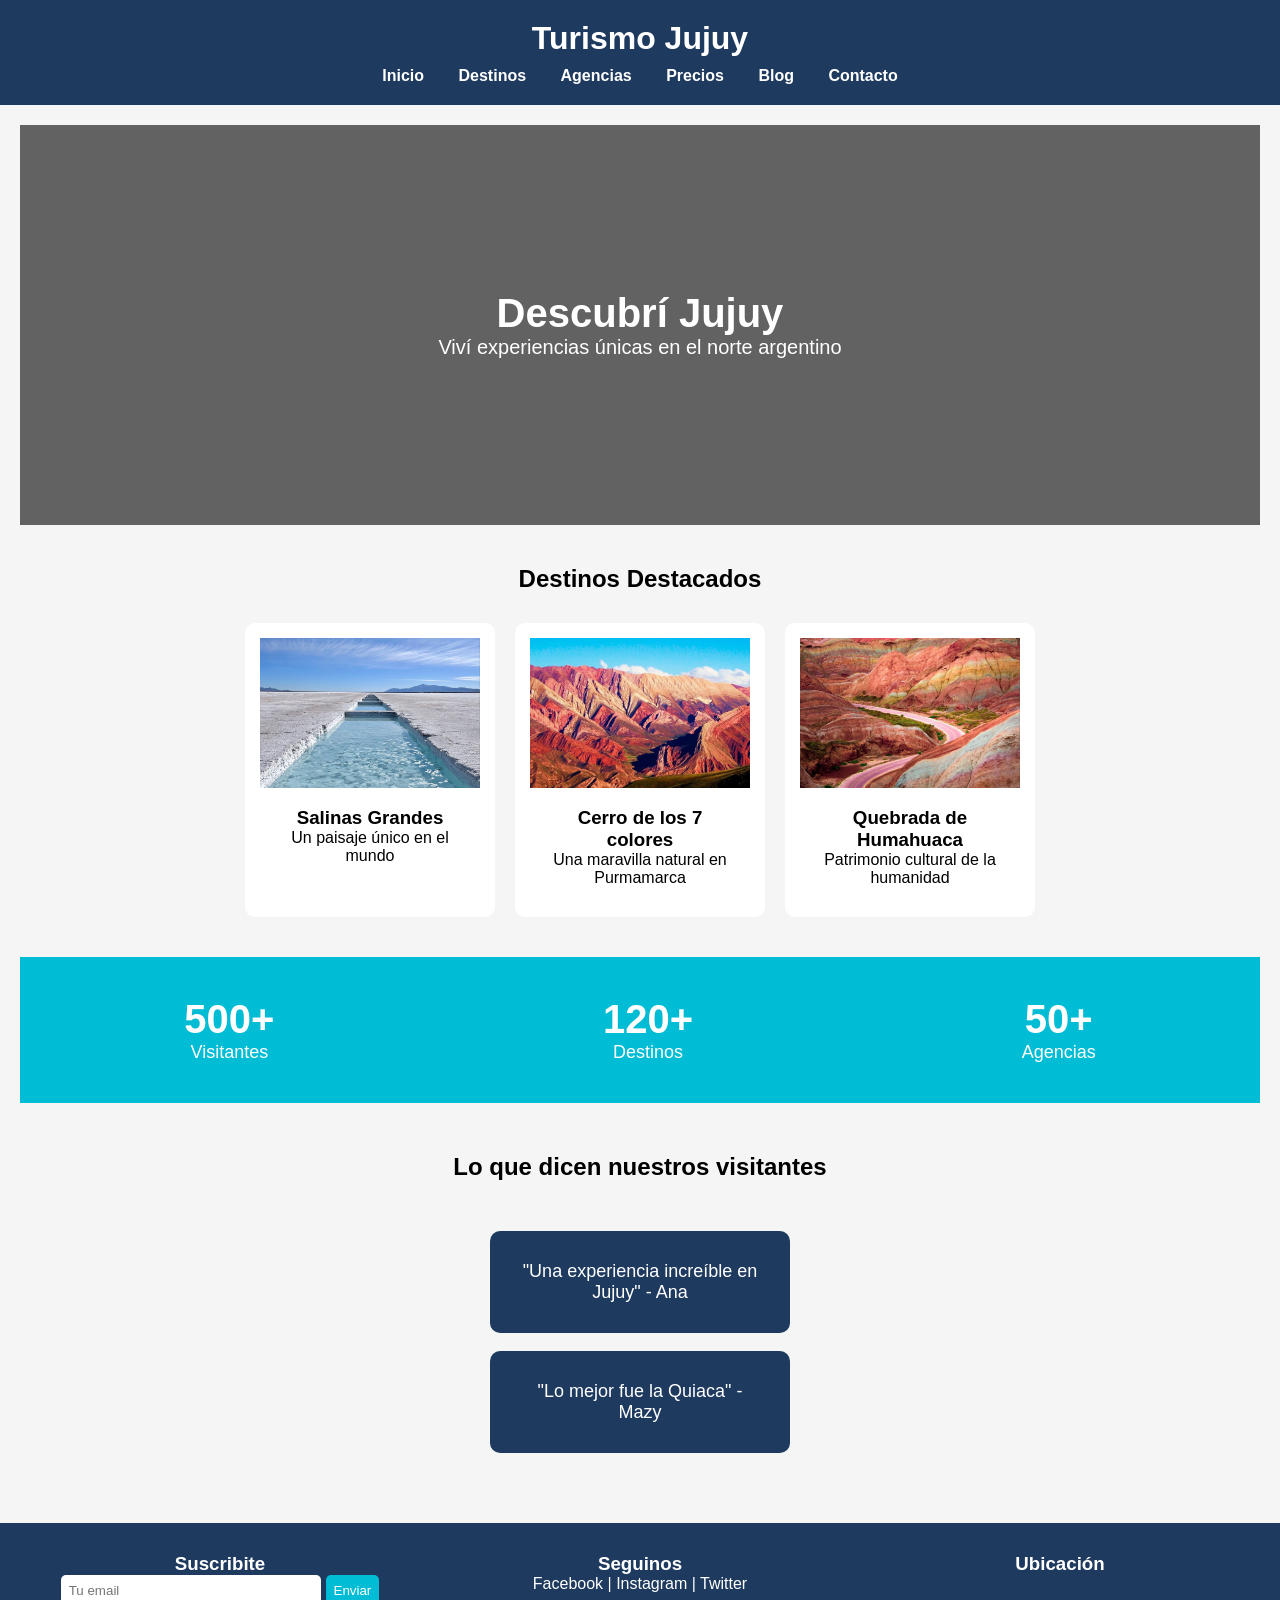
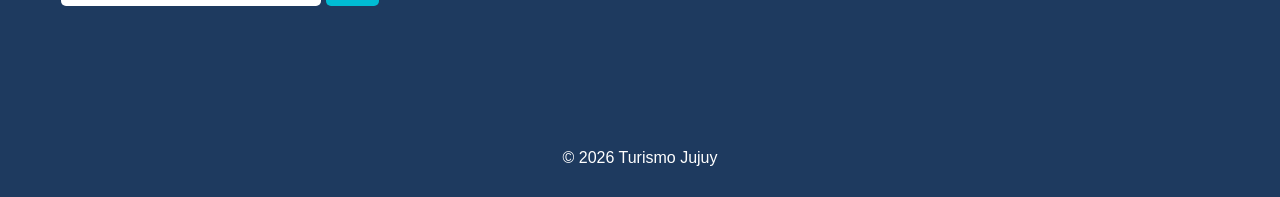
<file: index.html>
<!DOCTYPE html>
<html lang="es">
<head>
    <meta charset="UTF-8">
    <meta name="viewport" content="width=device-width, initial-scale=1.0">
    <title>Turismo Jujuy</title>

    <!-- CSS -->
    <link rel="stylesheet" href="css/styles.css">
</head>
<body>

    <!-- HEADER -->
    <header>
        <h1>Turismo Jujuy</h1>

        <!-- NAV -->
        <nav>
            <ul>
                <li><a href="index.html">Inicio</a></li>
                <li><a href="destinos.html">Destinos</a></li>
                <li><a href="agencias.html">Agencias</a></li>
                <li><a href="precios.html">Precios</a></li>
                <li><a href="blog.html">Blog</a></li>
                <li><a href="contacto.html">Contacto</a></li>
            </ul>
        </nav>
    </header>

    <!-- MAIN -->
    <main>

        <!-- HERO -->
        <section class="hero">

            <!-- VIDEO -->
            <video autoplay muted loop class="video-fondo">
                <source src="assets/videos/jujuy.mp4" type="video/mp4">
            </video>
            <!-- TEXTO ENCIMA -->
            <div class="overlay">
                <h2>Descubrí Jujuy</h2>
                <p>Viví experiencias únicas en el norte argentino</p>
            </div>

        </section>

        <!-- DESTINOS DESTACADOS -->
        <section class="destinos">
            <h2>Destinos Destacados</h2>

            <div class="cards">

                <article class="card">
                    <img src="img/destinos/salinas.jpg" alt="Salinas Grandes">
                    <div class="card-content">
                        <h3>Salinas Grandes</h3>
                        <p>Un paisaje único en el mundo</p>
                    </div>
                </article>

                <article class="card">
                    <img src="img/destinos/cerro.jpg" alt="Cerro de los 7 colores">
                    <div class="card-content">
                        <h3>Cerro de los 7 colores</h3>
                        <p>Una maravilla natural en Purmamarca</p>
                    </div>
                </article>

                <article class="card">
                    <img src="img/destinos/quebrada.jpg" alt="Quebrada de Humahuaca">
                    <div class="card-content">
                        <h3>Quebrada de Humahuaca</h3>
                        <p>Patrimonio cultural de la humanidad</p>
                    </div>
                </article>

            </div>
        </section>
        <section class="contador">
            <div class="contador-item">
                <h2 class="numero">500+</h2>
                <p>Visitantes</p>
            </div>

            <div class="contador-item">
                <h2 class="numero">120+</h2>
                <p>Destinos</p>
            </div>

            <div class="contador-item">
                <h2 class="numero">50+</h2>
                <p>Agencias</p>
            </div>
        </section>
        <section class="testimonios">
            <h2>Lo que dicen nuestros visitantes</h2>

            <div class="carrusel">

                <div class="slides">
                    <div class="slide">"Una experiencia increíble en Jujuy" - Ana</div>
                    <div class="slide">"Los paisajes son únicos" - Carlos</div>
                    <div class="slide">"Volvería mil veces" - María</div>
                   
                </div> <br>
            <div class="slides">
                <div class="slide">"Lo mejor fue la Quiaca" - Mazy</div>
                <div class="slide">"Soprendente cultura" - Carla</div>
                <div class="slide">"Volvería para mudarme" - Marta</div>
            </div>

            </div>
        </section>

    </main>

    <!-- FOOTER -->
    <footer class="footer">

        <div class="footer-contenido">

            <!-- NEWSLETTER -->
            <div class="newsletter">
                <h3>Suscribite</h3>
                <form>
                    <input type="email" placeholder="Tu email" required>
                    <button type="submit">Enviar</button>
                </form>
            </div>

            <!-- REDES -->
            <div class="redes">
                <h3>Seguinos</h3>
                <p>Facebook | Instagram | Twitter</p>
            </div>

            <!-- MAPA -->
            <div class="mapa">
                <h3>Ubicación</h3>
                <iframe src="https://www.google.com/maps?q=Jujuy&output=embed"></iframe>
            </div>

        </div>

        <p class="copy">© 2026 Turismo Jujuy</p>

    </footer>

</body>
</html>
</file>
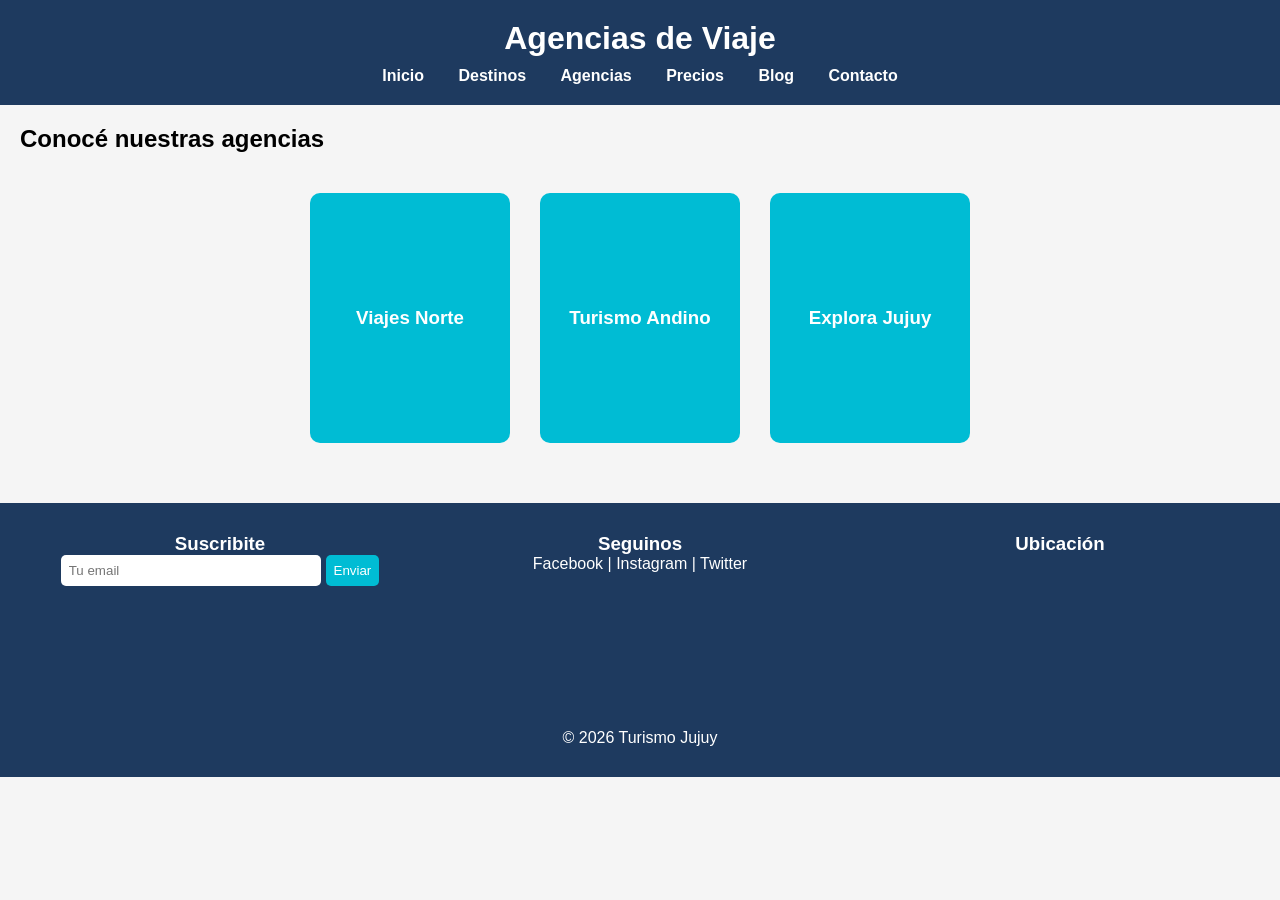
<file: agencias.html>
<!DOCTYPE html>
<html lang="es">
<head>
    <meta charset="UTF-8">
    <title>Agencias</title>
    <link rel="stylesheet" href="css/styles.css">
</head>
<body>

<header>
    <h1>Agencias de Viaje</h1>
    <nav>
        <ul>
            <li><a href="index.html">Inicio</a></li>
            <li><a href="destinos.html">Destinos</a></li>
            <li><a href="agencias.html">Agencias</a></li>
            <li><a href="precios.html">Precios</a></li>
            <li><a href="blog.html">Blog</a></li>
            <li><a href="contacto.html">Contacto</a></li>
        </ul>
    </nav>
</header>

<main>

    <h2>Conocé nuestras agencias</h2>

    <div class="agencias">

        <!-- CARD 1 -->
        <div class="card-agencia">
            <div class="card-inner">

                <!-- FRENTE -->
                <div class="card-front">
                    <h3>Viajes Norte</h3>
                </div>

                <!-- ATRÁS -->
                <div class="card-back">
                    <p>Especialistas en turismo regional</p>

                    <!-- ESTRELLAS -->
                    <div class="estrellas">
                        ★★★★★
                    </div>
                </div>

            </div>
        </div>

        <!-- CARD 2 -->
        <div class="card-agencia">
            <div class="card-inner">
                <div class="card-front">
                    <h3>Turismo Andino</h3>
                </div>
                <div class="card-back">
                    <p>Experiencias únicas en altura</p>
                    <div class="estrellas">★★★★☆</div>
                </div>
            </div>
        </div>

        <!-- CARD 3 -->
        <div class="card-agencia">
            <div class="card-inner">
                <div class="card-front">
                    <h3>Explora Jujuy</h3>
                </div>
                <div class="card-back">
                    <p>Aventura y naturaleza</p>
                    <div class="estrellas">★★★★★</div>
                </div>
            </div>
        </div>

    </div>

</main>

    <footer class="footer">

        <div class="footer-contenido">

            <!-- NEWSLETTER -->
            <div class="newsletter">
                <h3>Suscribite</h3>
                <form>
                    <input type="email" placeholder="Tu email" required>
                    <button type="submit">Enviar</button>
                </form>
            </div>

            <!-- REDES -->
            <div class="redes">
                <h3>Seguinos</h3>
                <p>Facebook | Instagram | Twitter</p>
            </div>

            <!-- MAPA -->
            <div class="mapa">
                <h3>Ubicación</h3>
                <iframe src="https://www.google.com/maps?q=Jujuy&output=embed"></iframe>
            </div>

        </div>

        <p class="copy">© 2026 Turismo Jujuy</p>

    </footer>

</body>
</html>
</file>
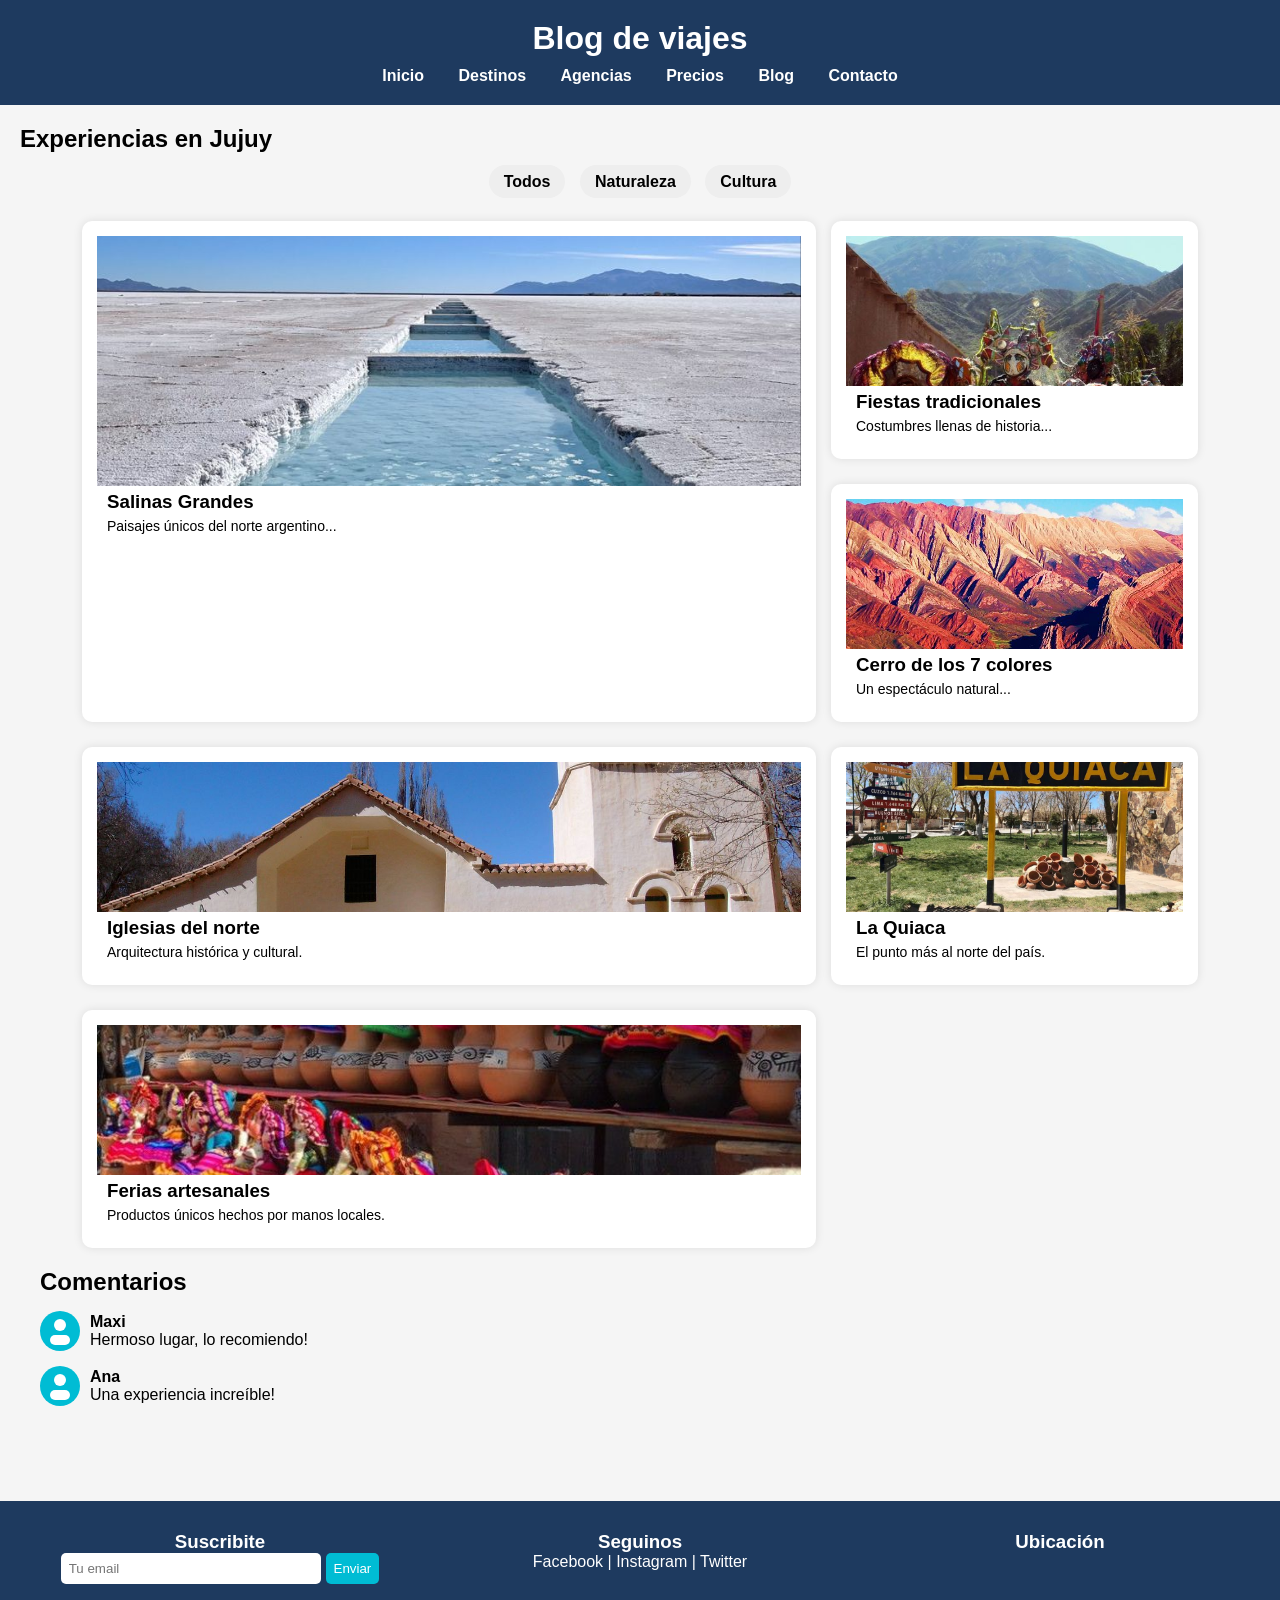
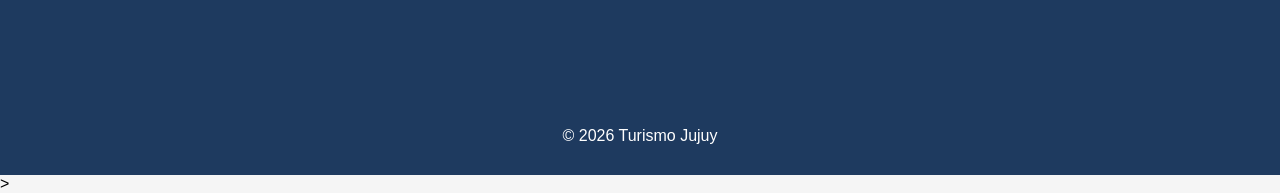
<file: blog.html>
<!DOCTYPE html>
<html lang="es">
<head>
    <meta charset="UTF-8">
    <title>Blog</title>
    <link rel="stylesheet" href="css/styles.css">
</head>
<body>

    <header>
        <h1>Blog de viajes</h1>

        <!-- NAV -->
        <nav>
            <ul>
                <li><a href="index.html">Inicio</a></li>
                <li><a href="destinos.html">Destinos</a></li>
                <li><a href="agencias.html">Agencias</a></li>
                <li><a href="precios.html">Precios</a></li>
                <li><a href="blog.html">Blog</a></li>
                <li><a href="contacto.html">Contacto</a></li>
            </ul>
        </nav>
    </header>
<main>

<h2>Experiencias en Jujuy</h2>

<div class="contenedor-blog">

    <!-- FILTROS -->
    <input type="radio" name="filtro" id="todos" checked>
    <input type="radio" name="filtro" id="naturaleza">
    <input type="radio" name="filtro" id="cultura">

    <!-- TAGS -->
    <div class="tags">
        <label for="todos">Todos</label>
        <label for="naturaleza">Naturaleza</label>
        <label for="cultura">Cultura</label>
    </div>

    <!-- GRID NEWSPAPER -->
    <div class="grid-blog">

        <!-- DESTACADO (CLAVE 🔥) -->
        <article class="post grande naturaleza reveal">
            <img src="img/destinos/salinas.jpg" alt="">
            <h3>Salinas Grandes</h3>
            <p>Paisajes únicos del norte argentino...</p>
        </article>

        <article class="post cultura reveal">
            <img src="img/destinos/fiesta.jpg" alt="">
            <h3>Fiestas tradicionales</h3>
            <p>Costumbres llenas de historia...</p>
        </article>

        <article class="post naturaleza reveal">
            <img src="img/destinos/cerro.jpg" alt="">
            <h3>Cerro de los 7 colores</h3>
            <p>Un espectáculo natural...</p>
        </article>

        <article class="post cultura reveal">
            <img src="img/destinos/iglesia2.jpg" alt="">
            <h3>Iglesias del norte</h3>
            <p>Arquitectura histórica y cultural.</p>
        </article>

        <article class="post naturaleza reveal">
            <img src="img/destinos/laquiaca.jpg" alt="">
            <h3>La Quiaca</h3>
            <p>El punto más al norte del país.</p>
        </article>

        <article class="post cultura reveal">
            <img src="img/destinos/feria.jpg" alt="">
            <h3>Ferias artesanales</h3>
            <p>Productos únicos hechos por manos locales.</p>
        </article>

    </div>

</div>

<!-- COMENTARIOS MEJORADOS -->
<section class="comentarios">

    <h2>Comentarios</h2>

    <div class="comentario">
        <div class="avatar"></div>
        <div class="contenido">
            <strong>Maxi</strong>
            <p>Hermoso lugar, lo recomiendo!</p>
        </div>
    </div>

    <div class="comentario">
        <div class="avatar"></div>
        <div class="contenido">
            <strong>Ana</strong>
            <p>Una experiencia increíble!</p>
        </div>
    </div>

</section>

</main>

    <footer class="footer">

        <div class="footer-contenido">

            <!-- NEWSLETTER -->
            <div class="newsletter">
                <h3>Suscribite</h3>
                <form>
                    <input type="email" placeholder="Tu email" required>
                    <button type="submit">Enviar</button>
                </form>
            </div>

            <!-- REDES -->
            <div class="redes">
                <h3>Seguinos</h3>
                <p>Facebook | Instagram | Twitter</p>
            </div>

            <!-- MAPA -->
            <div class="mapa">
                <h3>Ubicación</h3>
                <iframe src="https://www.google.com/maps?q=Jujuy&output=embed"></iframe>
            </div>

        </div>

        <p class="copy">© 2026 Turismo Jujuy</p>

    </footer>
>

<script src="js/blog.js"></script>

</body>
</html>
</file>
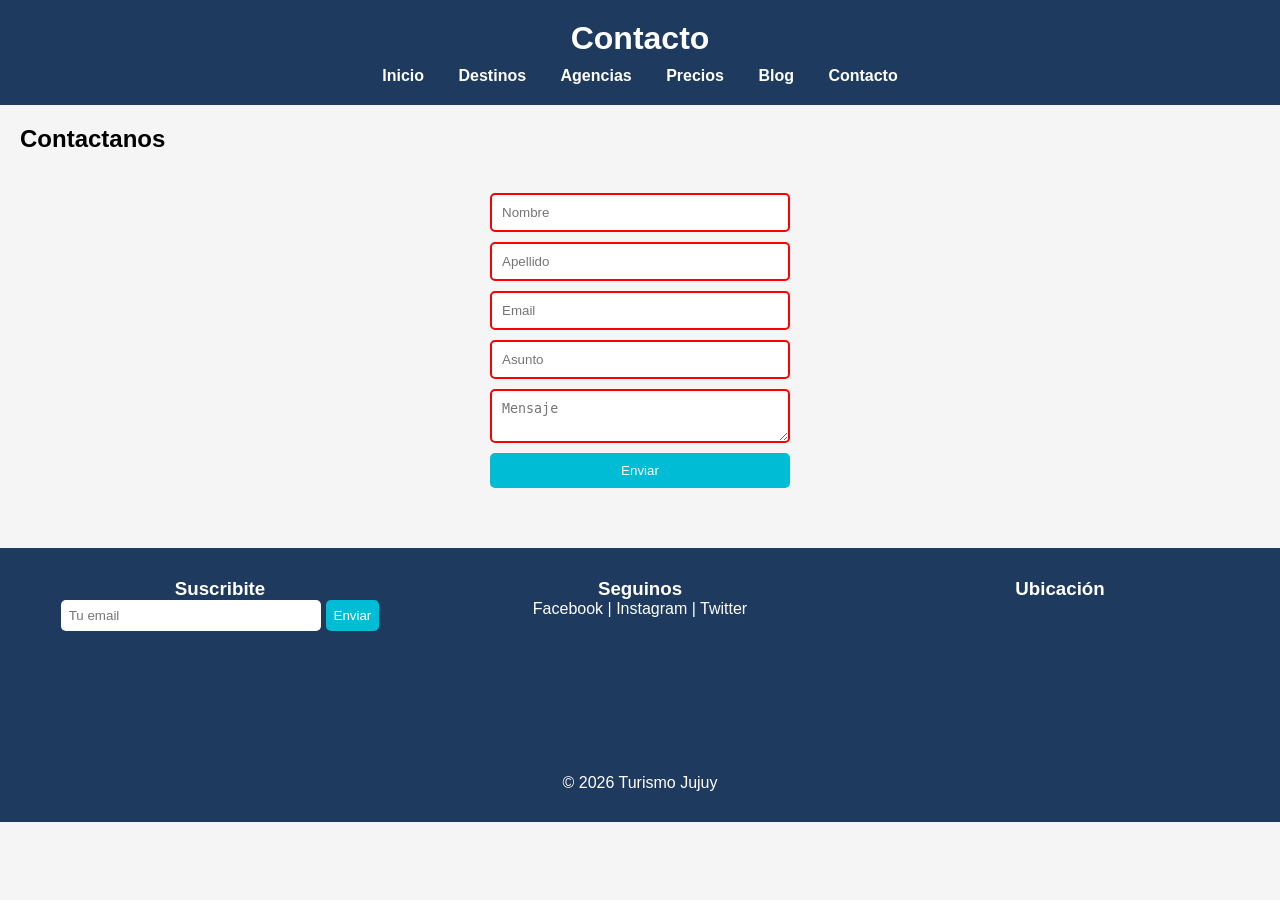
<file: contacto.html>
<!DOCTYPE html>
<html lang="es">
<head>
    <meta charset="UTF-8">
    <title>Contacto</title>
    <link rel="stylesheet" href="css/styles.css">
</head>
<body>

<header>
    <h1>Contacto</h1>
    <nav>
        <ul>
            <li><a href="index.html">Inicio</a></li>
            <li><a href="destinos.html">Destinos</a></li>
            <li><a href="agencias.html">Agencias</a></li>
            <li><a href="precios.html">Precios</a></li>
            <li><a href="blog.html">Blog</a></li>
            <li><a href="contacto.html">Contacto</a></li>
        </ul>
    </nav>
</header>

<main>

    <h2>Contactanos</h2>

    <form class="formulario">

        <input type="text" placeholder="Nombre" required>
        <input type="text" placeholder="Apellido" required>
        <input type="email" placeholder="Email" required>
        <input type="text" placeholder="Asunto" required>

        <textarea placeholder="Mensaje" required></textarea>

        <button type="submit">Enviar</button>

        <!-- SPINNER -->
        <div class="spinner"></div>

    </form>

</main>

<!-- MODAL -->
<div id="modal" class="modal">
    <div class="modal-contenido">
        <p>¡Mensaje enviado correctamente!</p>
        <button onclick="cerrarModal()">Cerrar</button>
    </div>
</div>
    <footer class="footer">

        <div class="footer-contenido">

            <!-- NEWSLETTER -->
            <div class="newsletter">
                <h3>Suscribite</h3>
                <form>
                    <input type="email" placeholder="Tu email" required>
                    <button type="submit">Enviar</button>
                </form>
            </div>

            <!-- REDES -->
            <div class="redes">
                <h3>Seguinos</h3>
                <p>Facebook | Instagram | Twitter</p>
            </div>

            <!-- MAPA -->
            <div class="mapa">
                <h3>Ubicación</h3>
                <iframe src="https://www.google.com/maps?q=Jujuy&output=embed"></iframe>
            </div>

        </div>

        <p class="copy">© 2026 Turismo Jujuy</p>

    </footer>
<!-- JS -->
<script src="js/contacto.js"></script>

</body>
</html>
</file>
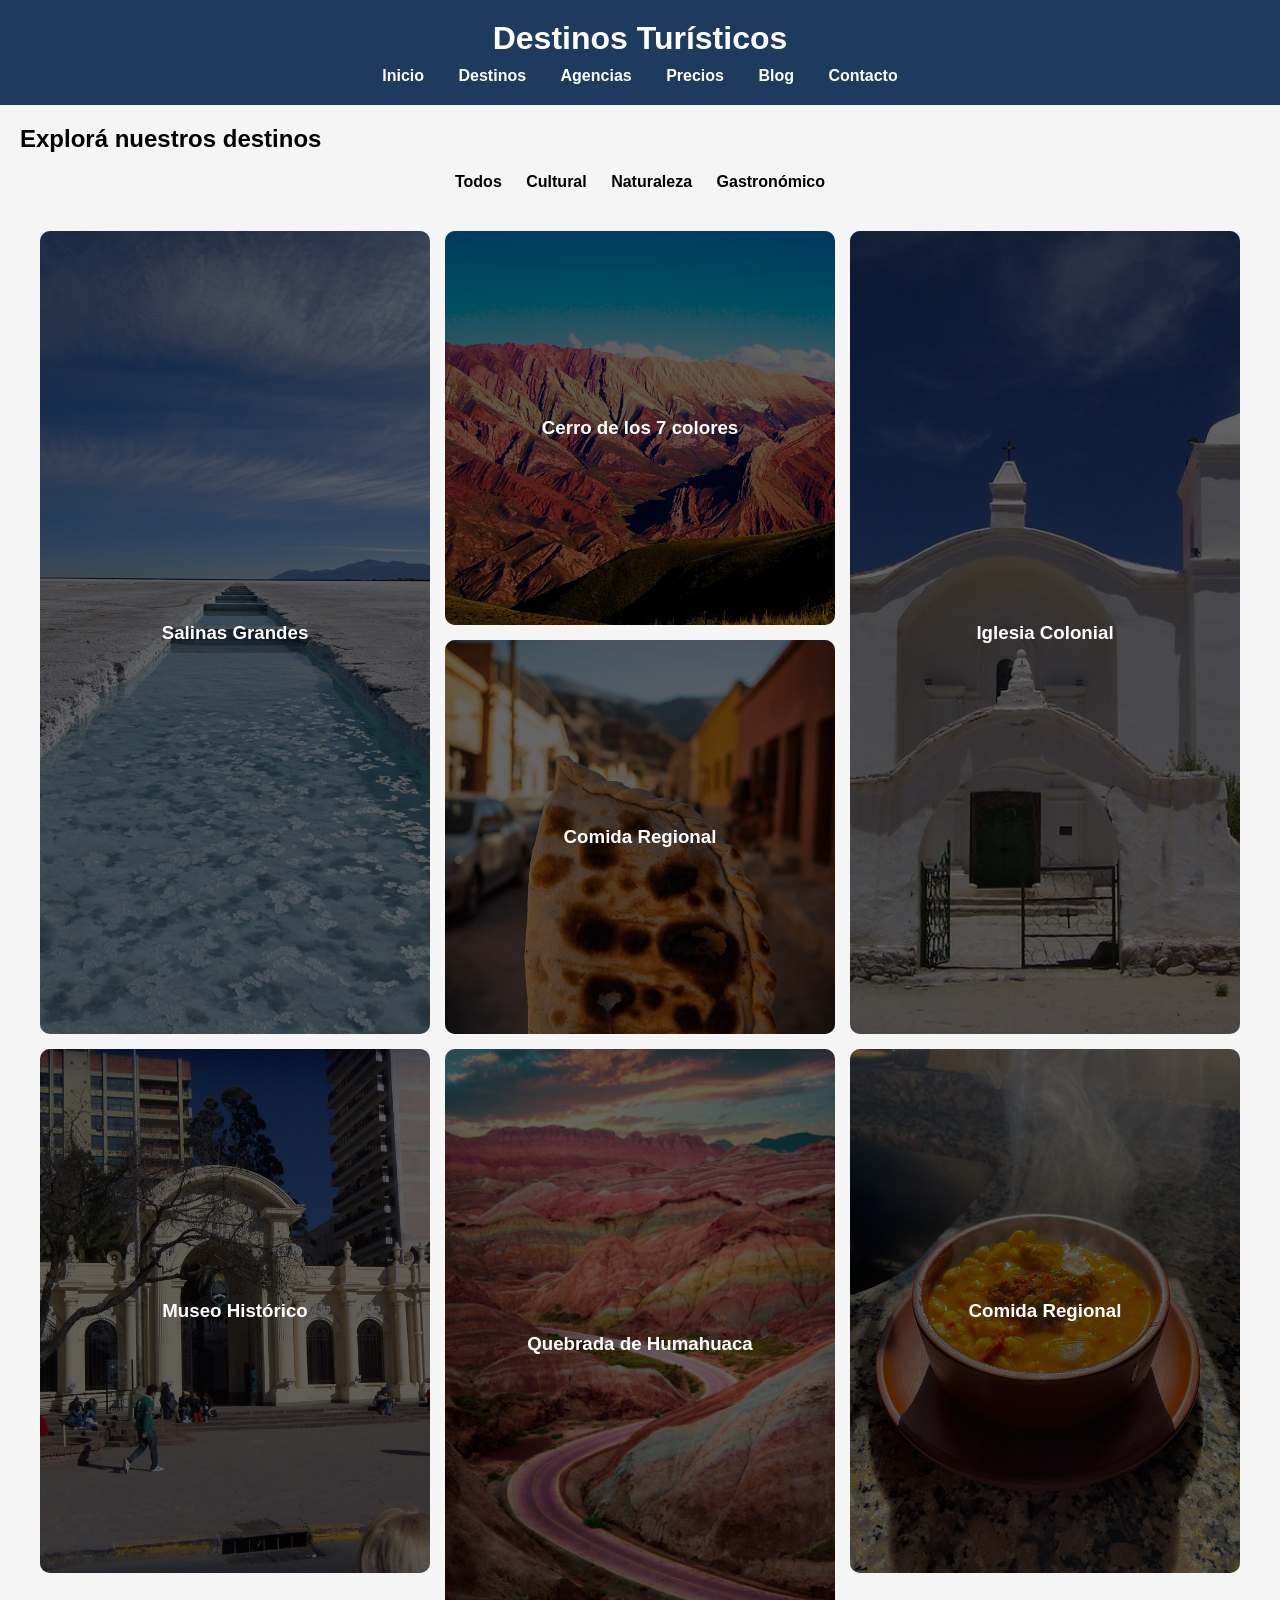
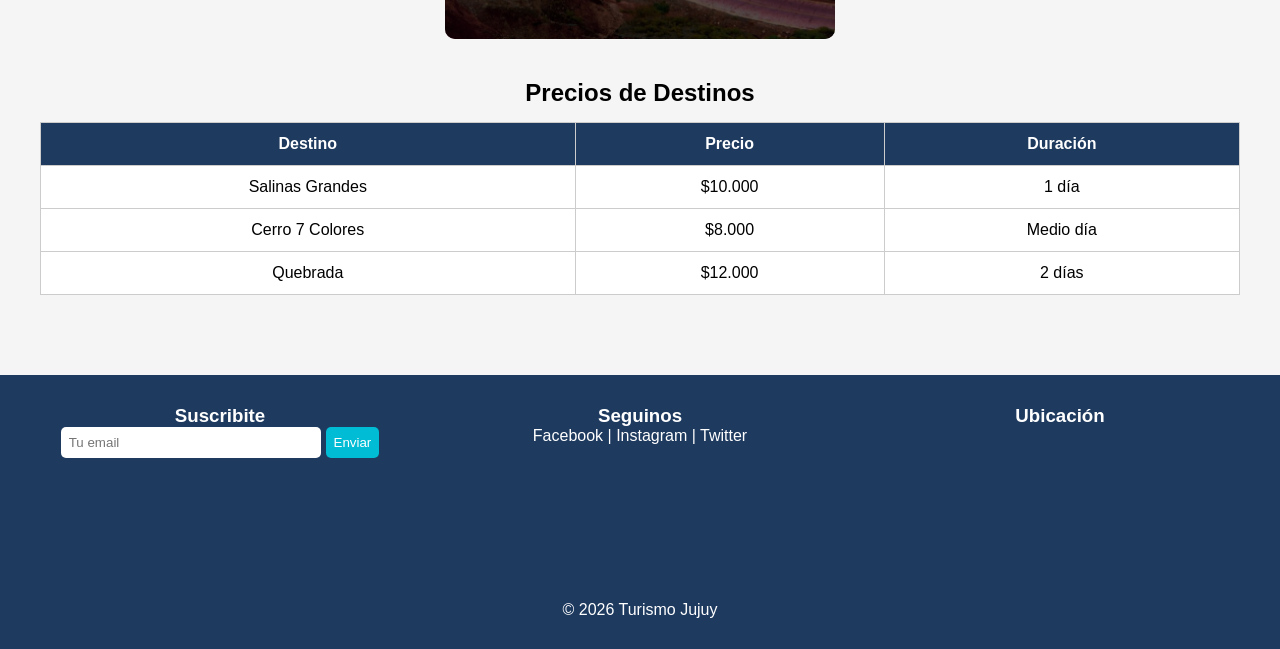
<file: destinos.html>
<!DOCTYPE html>
<html lang="es">
<head>
    <meta charset="UTF-8">
    <title>Destinos</title>
    <link rel="stylesheet" href="css/styles.css">
</head>
<body>

    <header>
        <h1>Destinos Turísticos</h1>
        <nav>
            <ul>
                <li><a href="index.html">Inicio</a></li>
                <li><a href="destinos.html">Destinos</a></li>
                <li><a href="agencias.html">Agencias</a></li>
                <li><a href="precios.html">Precios</a></li>
                <li><a href="blog.html">Blog</a></li>
                <li><a href="contacto.html">Contacto</a></li>
            </ul>
        </nav>
    </header>

    <main>

        <h2>Explorá nuestros destinos</h2>

        <div class="contenedor-filtros">

            <!-- INPUTS -->
            <input type="radio" name="categoria" id="todos" checked>
            <input type="radio" name="categoria" id="cultural">
            <input type="radio" name="categoria" id="naturaleza">
            <input type="radio" name="categoria" id="gastronomico">

            <!-- FILTROS -->
            <div class="filtros">
                <label for="todos">Todos</label>
                <label for="cultural">Cultural</label>
                <label for="naturaleza">Naturaleza</label>
                <label for="gastronomico">Gastronómico</label>
            </div>

            <!-- GALERIA -->
            <div class="galeria">

                <div class="item naturaleza">
                    <img src="img/destinos/salinas.jpg">
                    <div class="overlay">
                        <h3>Salinas Grandes</h3>
                    </div>
                </div>

                <div class="item naturaleza">
                    <img src="img/destinos/cerro.jpg">
                    <div class="overlay">
                        <h3>Cerro de los 7 colores</h3>
                    </div>
                </div>

                <div class="item cultural">
                    <img src="img/destinos/iglesia.jpg">
                    <div class="overlay">
                        <h3>Iglesia Colonial</h3>
                    </div>
                </div>

                <div class="item gastronomico">
                    <img src="img/destinos/comida.jpg">
                    <div class="overlay">
                        <h3>Comida Regional</h3>
                    </div>
                </div>

                <div class="item cultural">
                    <img src="img/destinos/museo.jpg">
                    <div class="overlay">
                        <h3>Museo Histórico</h3>
                    </div>
                </div>

                <div class="item naturaleza">
                    <img src="img/destinos/quebrada.jpg">
                    <div class="overlay">
                        <h3>Quebrada de Humahuaca</h3>
                    </div>
                </div>
                            <div class="item gastronomico">
                    <img src="img/destinos/comida2.jpg">
                    <div class="overlay">
                        <h3>Comida Regional</h3>
                    </div>
                </div>

            </div>

        </div>

        <!-- TABLA -->
        <section class="tabla-precios">
            <h2>Precios de Destinos</h2>

            <div class="tabla-contenedor">
                <table>
                    <thead>
                        <tr>
                            <th>Destino</th>
                            <th>Precio</th>
                            <th>Duración</th>
                        </tr>
                    </thead>
                    <tbody>
                        <tr>
                            <td>Salinas Grandes</td>
                            <td>$10.000</td>
                            <td>1 día</td>
                        </tr>
                        <tr>
                            <td>Cerro 7 Colores</td>
                            <td>$8.000</td>
                            <td>Medio día</td>
                        </tr>
                        <tr>
                            <td>Quebrada</td>
                            <td>$12.000</td>
                            <td>2 días</td>
                        </tr>
                    </tbody>
                </table>
            </div>
        </section>

    </main>

    <!-- FOOTER -->
    <footer class="footer">

        <div class="footer-contenido">

            <!-- NEWSLETTER -->
            <div class="newsletter">
                <h3>Suscribite</h3>
                <form>
                    <input type="email" placeholder="Tu email" required>
                    <button type="submit">Enviar</button>
                </form>
            </div>

            <!-- REDES -->
            <div class="redes">
                <h3>Seguinos</h3>
                <p>Facebook | Instagram | Twitter</p>
            </div>

            <!-- MAPA -->
            <div class="mapa">
                <h3>Ubicación</h3>
                <iframe src="https://www.google.com/maps?q=Jujuy&output=embed"></iframe>
            </div>

        </div>

        <p class="copy">© 2026 Turismo Jujuy</p>

    </footer>

</body>
</html>
</file>
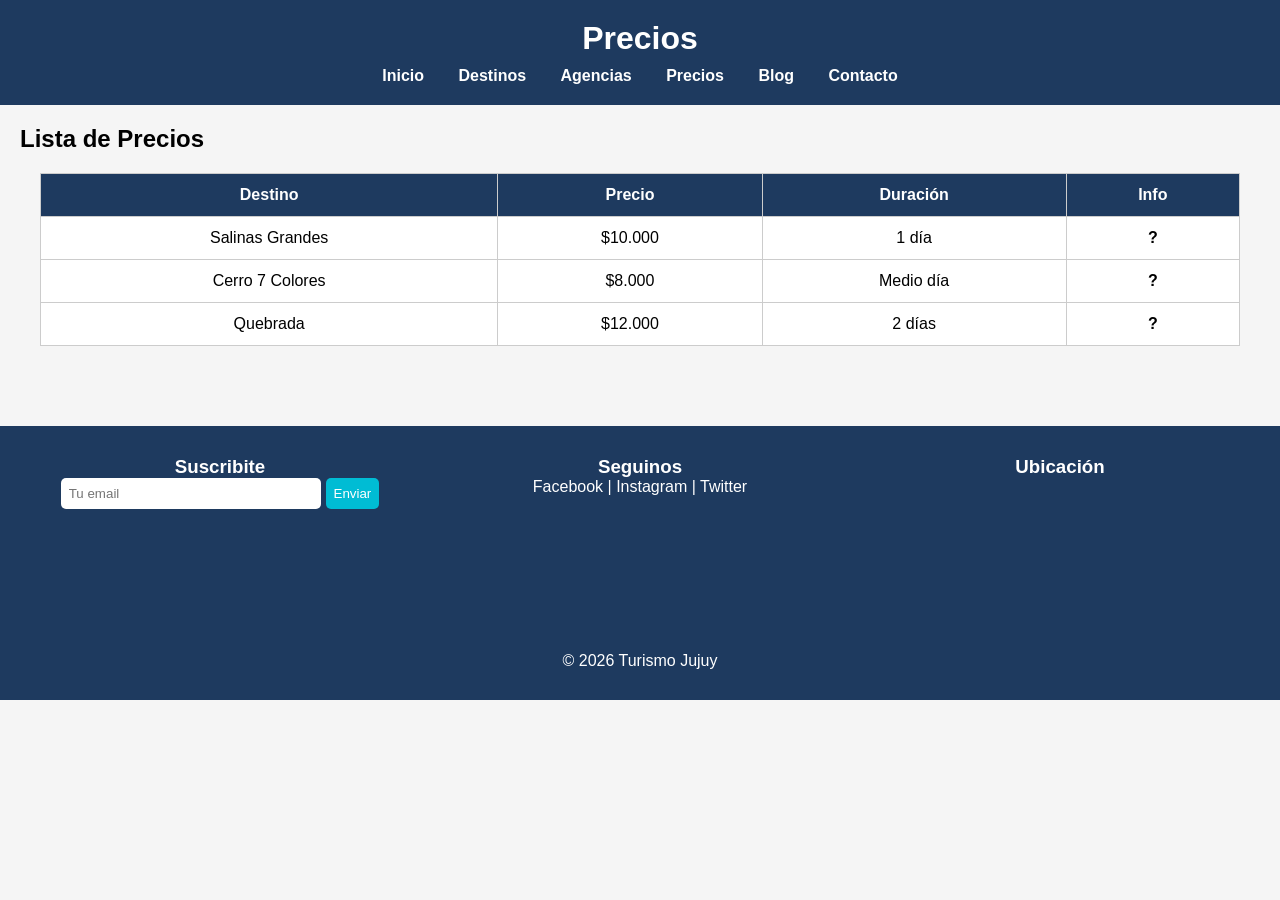
<file: precios.html>
<!DOCTYPE html>
<html lang="es">
<head>
    <meta charset="UTF-8">
    <title>Precios</title>
    <link rel="stylesheet" href="css/styles.css">
</head>
<body>

<header>
    <h1>Precios</h1>
    <nav>
        <ul>
            <li><a href="index.html">Inicio</a></li>
            <li><a href="destinos.html">Destinos</a></li>
            <li><a href="agencias.html">Agencias</a></li>
            <li><a href="precios.html">Precios</a></li>
            <li><a href="blog.html">Blog</a></li>
            <li><a href="contacto.html">Contacto</a></li>
        </ul>
    </nav>
</header>

<main>

    <h2>Lista de Precios</h2>

    <section class="tabla-precios">

        <table>
            <thead>
                <tr>
                    <th>Destino</th>
                    <th>Precio</th>
                    <th>Duración</th>
                    <th>Info</th>
                </tr>
            </thead>

            <tbody>
                <tr>
                    <td>Salinas Grandes</td>
                    <td>$10.000</td>
                    <td>1 día</td>
                    <td class="tooltip">?
                        <span class="tooltip-text">Incluye transporte</span>
                    </td>
                </tr>

                <tr>
                    <td>Cerro 7 Colores</td>
                    <td>$8.000</td>
                    <td>Medio día</td>
                    <td class="tooltip">?
                        <span class="tooltip-text">Guía incluido</span>
                    </td>
                </tr>

                <tr>
                    <td>Quebrada</td>
                    <td>$12.000</td>
                    <td>2 días</td>
                    <td class="tooltip">?
                        <span class="tooltip-text">Hotel + comidas</span>
                    </td>
                </tr>

            </tbody>
        </table>

    </section>

</main>

    <footer class="footer">

        <div class="footer-contenido">

            <!-- NEWSLETTER -->
            <div class="newsletter">
                <h3>Suscribite</h3>
                <form>
                    <input type="email" placeholder="Tu email" required>
                    <button type="submit">Enviar</button>
                </form>
            </div>

            <!-- REDES -->
            <div class="redes">
                <h3>Seguinos</h3>
                <p>Facebook | Instagram | Twitter</p>
            </div>

            <!-- MAPA -->
            <div class="mapa">
                <h3>Ubicación</h3>
                <iframe src="https://www.google.com/maps?q=Jujuy&output=embed"></iframe>
            </div>

        </div>

        <p class="copy">© 2026 Turismo Jujuy</p>

    </footer>
</body>
</html>
</file>
<file: css/styles.css>
/* RESET BÁSICO */
* {
    margin: 0;
    padding: 0;
    box-sizing: border-box;
}

/* BODY */
body {
    font-family: Arial, sans-serif;
    background-color: #f5f5f5;
}

/* HEADER */
header {
    background-color: #1e3a5f;
    color: white;
    padding: 20px;
    text-align: center;
}

/* NAV */
nav ul {
    list-style: none;
    margin-top: 10px;
}

nav ul li {
    display: inline-block;
    margin: 0 15px;
}

nav ul li a {
    text-decoration: none;
    color: white;
    font-weight: bold;
}

/* HOVER EN MENU */
nav ul li a:hover {
    color: #00bcd4;
}

/* MAIN */
main {
    padding: 20px;
}

/* SECCIONES */
section {
    margin-bottom: 40px;
}

/* TARJETAS (DESTINOS) */
article {
    background-color: white;
    padding: 15px;
    margin-top: 10px;
    border-radius: 8px;
}

/* FOOTER */
footer {
    background-color: #1e3a5f;
    color: white;
    text-align: center;
    padding: 15px;
}

/* HERO */
/* HERO */
.hero {
    position: relative;
    height: 400px;
    overflow: hidden;
}

/* VIDEO DE FONDO */
.video-fondo {
    position: absolute;
    top: 50%;
    left: 50%;
    transform: translate(-50%, -50%);
    min-width: 100%;
    min-height: 100%;
    object-fit: cover;
}

/* OVERLAY */
.overlay {
    position: absolute;
    top: 0;
    left: 0;
    width: 100%;
    height: 100%;

    background: rgba(0,0,0,0.5);
    color: white;

    display: flex;
    flex-direction: column;
    justify-content: center;
    align-items: center;
}

/* TEXTO */
.overlay h2 {
    font-size: 40px;
}

.overlay p {
    font-size: 20px;
}

/* DESTINOS */
.destinos h2 {
    text-align: center;
    margin-bottom: 20px;
}

/* CONTENEDOR DE CARDS */
.cards {
    display: flex;
    gap: 20px;
    justify-content: center;
}

/* CARD */
.card {
    width: 250px;
    background-color: white;
    border-radius: 10px;
    overflow: hidden;
    transition: transform 0.3s, box-shadow 0.3s;
}

/* IMAGEN */
.card img {
    width: 100%;
    height: 150px;
    object-fit: cover;
}

/* CONTENIDO */
.card-content {
    padding: 15px;
    text-align: center;
}

/* EFECTO HOVER 🔥 */
.card:hover {
    transform: scale(1.05);
    box-shadow: 0px 10px 20px rgba(0, 0, 0, 0.3);
}

/* CONTADOR */
.contador {
    display: flex;
    justify-content: space-around;
    background-color: #00bcd4;
    color: white;
    padding: 40px 0;
    text-align: center;
}

/* ITEMS */
.contador-item h2 {
    font-size: 40px;
    animation: aparecer 2s ease-in-out;
}

.contador-item p {
    font-size: 18px;
}

/* ANIMACIÓN */
@keyframes aparecer {
    from {
        opacity: 0;
        transform: translateY(20px);
    }
    to {
        opacity: 1;
        transform: translateY(0);
    }
}

/* TESTIMONIOS */
.testimonios {
    text-align: center;
    margin: 50px 0;
}

/* CONTENEDOR */
.carrusel {
    width: 300px;
    margin: 50px auto;
    overflow: hidden;
}

/* SLIDES */
.slides {
    display: flex;
    width: 300px;
    animation: slide 25s infinite;
}

/* CADA TESTIMONIO */
.slide {
    width: 100%;
    flex-shrink: 0;
    padding: 30px;
    background-color: #1e3a5f;
    color: white;
    border-radius: 10px;
    font-size: 18px;
    display: flex;

}

/* ANIMACIÓN */
@keyframes slide {
    0% { transform: translateX(0); }
    33% { transform: translateX(-100%); }
    66% { transform: translateX(-200%); }
    100% { transform: translateX(0); }
}


/* FOOTER */
.footer {
    background-color: #1e3a5f;
    color: white;
    padding: 30px 20px;
}

/* CONTENIDO */
.footer-contenido {
    display: flex;
    justify-content: space-around;
    gap: 20px;
}

/* COLUMNAS */
.footer-contenido div {
    width: 30%;
}

/* FORM */
.newsletter input {
    padding: 8px;
    width: 70%;
    border: none;
    border-radius: 5px;
}

.newsletter button {
    padding: 8px;
    border: none;
    background-color: #00bcd4;
    color: white;
    border-radius: 5px;
    cursor: pointer;
}
.newsletter button:hover {
    background-color: black;
} 
/* MAPA */
.mapa iframe {
    width: 100%;
    height: 150px;
    border: none;
}

/* COPY */
.copy {
    text-align: center;
    margin-top: 20px;
}

/* DESTINOS */

/* =========================
   DESTINOS - FILTROS
========================= */

input[type="radio"] {
    display: none;
}

.filtros {
    text-align: center;
    margin: 20px 0;
}

.filtros label {
    margin: 0 10px;
    cursor: pointer;
    font-weight: bold;
}

/* =========================
   GALERIA GRID (MASONRY)
========================= */

.galeria {
    display: grid;
    grid-template-columns: repeat(3, 1fr);
    gap: 15px;
    padding: 20px;
}

/* ITEM */
.item {
    position: relative;
    overflow: hidden;
    border-radius: 10px;
}

/* IMAGEN */
.item img {
    width: 100%;
    height: 100%;
    object-fit: cover;
    transition: transform 0.4s ease;
}

/* OVERLAY */
.overlay {
    position: absolute;
    bottom: 0;
    width: 100%;
    background: rgba(0, 0, 0, 0.6);
    color: white;
    text-align: center;
    padding: 10px;
    transition: background 0.3s;
}

/* HOVER ZOOM */
.item:hover img {
    transform: scale(1.1);
}

.item:hover .overlay {
    background: rgba(0, 0, 0, 0.8);
}

/* =========================
   EFECTO MASONRY
========================= */

.item:nth-child(1),
.item:nth-child(3),
.item:nth-child(6) {
    grid-row: span 2;
}

/* =========================
   FILTROS FUNCIONANDO
========================= */

#cultural:checked ~ .galeria .item:not(.cultural) {
    display: none;
}

#naturaleza:checked ~ .galeria .item:not(.naturaleza) {
    display: none;
}

#gastronomico:checked ~ .galeria .item:not(.gastronomico) {
    display: none;
}

#todos:checked ~ .galeria .item {
    display: block;
}

/* =========================
   TABLA DE PRECIOS
========================= */

.tabla-precios {
    padding: 20px;
}

.tabla-precios h2 {
    text-align: center;
    margin-bottom: 15px;
}

table {
    width: 100%;
    border-collapse: collapse;
    background-color: white;
}

th, td {
    padding: 12px;
    border: 1px solid #ccc;
    text-align: center;
}

th {
    background-color: #1e3a5f;
    color: white;
}

/* HOVER EN FILAS */
tr:hover {
    background-color: #f1f1f1;
}

.tabla-contenedor {
    overflow-x: auto;
}
@media (max-width: 600px) {
    table {
        font-size: 12px;
    }
}


/* Agencias */
/* CONTENEDOR */
.agencias {
    display: flex;
    justify-content: center;
    gap: 30px;
    margin: 40px;
}

/* CARD */
.card-agencia {
    width: 200px;
    height: 250px;
    perspective: 1000px;
}

/* INTERIOR */
.card-inner {
    width: 100%;
    height: 100%;
    position: relative;
    transform-style: preserve-3d;
    transition: transform 0.6s;
}

/* EFECTO FLIP 🔥 */
.card-agencia:hover .card-inner {
    transform: rotateY(180deg);
}

/* CARAS */
.card-front,
.card-back {
    position: absolute;
    width: 100%;
    height: 100%;
    backface-visibility: hidden;
    border-radius: 10px;

    display: flex;
    justify-content: center;
    align-items: center;
    text-align: center;
}

/* FRENTE */
.card-front {
    background-color: #00bcd4;
    color: white;
}

/* ATRÁS */
.card-back {
    background-color: #1e3a5f;
    color: white;
    transform: rotateY(180deg);
    flex-direction: column;
}

/* ESTRELLAS */
.estrellas {
    margin-top: 10px;
    font-size: 20px;
    color: gold;
    animation: brillo 1.5s infinite alternate;
}

/* ANIMACIÓN */
@keyframes brillo {
    from {
        opacity: 0.5;
    }
    to {
        opacity: 1;
    }
}




/*Contacto*/ 
/* =========================
   FORMULARIO
========================= */

.formulario {
    display: flex;
    flex-direction: column;
    width: 300px;
    margin: 40px auto;
    gap: 10px;
}

.formulario input,
.formulario textarea {
    padding: 10px;
    border: 2px solid #ccc;
    border-radius: 5px;
    transition: 0.3s;
}

/* FOCUS */
.formulario input:focus,
.formulario textarea:focus {
    border-color: #00bcd4;
    outline: none;
}

/* VALIDACIÓN */
input:valid, textarea:valid {
    border-color: green;
}

input:invalid, textarea:invalid {
    border-color: red;
}

/* BOTÓN */
button {
    padding: 10px;
    background-color: #00bcd4;
    color: white;
    border: none;
    border-radius: 5px;
    cursor: pointer;
}

/* =========================
   SPINNER
========================= */

.spinner {
    display: none;
    width: 30px;
    height: 30px;
    border: 4px solid #ccc;
    border-top: 4px solid #00bcd4;
    border-radius: 50%;
    margin: 10px auto;
    animation: girar 1s linear infinite;
}

@keyframes girar {
    from { transform: rotate(0deg); }
    to { transform: rotate(360deg); }
}

/* =========================
   MODAL
========================= */

.modal {
    display: none;
    position: fixed;
    top: 0;
    left: 0;
    width: 100%;
    height: 100%;

    background: rgba(0,0,0,0.6);

    justify-content: center;
    align-items: center;
}

.modal-contenido {
    background: white;
    padding: 20px;
    border-radius: 10px;
    text-align: center;
}




/* TABLA */
.tabla-precios {
    padding: 20px;
}

.tabla-precios h2 {
    text-align: center;
    margin-bottom: 15px;
}

table {
    width: 100%;
    border-collapse: collapse;
    background: white;
}

th, td {
    padding: 12px;
    border: 1px solid #ccc;
    text-align: center;
}

th {
    background-color: #1e3a5f;
    color: white;
}

/* HOVER */
tr:hover {
    background-color: #f1f1f1;
}

/* =========================
   TOOLTIP 
========================= */

.tooltip {
    position: relative;
    cursor: pointer;
    font-weight: bold;
}

/* TEXTO OCULTO */
.tooltip-text {
    display: none;
    position: absolute;
    background-color: black;
    color: white;
    padding: 5px;
    border-radius: 5px;

    top: -30px;
    left: 50%;
    transform: translateX(-50%);
}

/* MOSTRAR */
.tooltip:hover .tooltip-text {
    display: block;
}


/*BLOGGG*/

/* =========================
   CONTENEDOR GENERAL
========================= */

.contenedor-blog {
    width: 90%;
    margin: auto;
}

/* =========================
   TAGS / FILTROS
========================= */

input[type="radio"] {
    display: none;
}

.tags {
    text-align: center;
    margin: 20px;
}

.tags label {
    background: #eee;
    padding: 8px 15px;
    border-radius: 20px;
    margin: 5px;
    cursor: pointer;
    transition: 0.3s;
    font-weight: bold;
}

.tags label:hover {
    background: #00bcd4;
    color: white;
}

/* =========================
   GRID NEWSPAPER
========================= */

.grid-blog {
    display: grid;
    grid-template-columns: 2fr 1fr;
    gap: 15px;
}

/* POSTS */
.post {
    background: white;
    border-radius: 10px;
    overflow: hidden;
    display: flex;
    flex-direction: column;
    box-shadow: 0 0 10px rgba(0,0,0,0.1);
    transition: 0.3s;
}

/* EFECTO HOVER */
.post:hover {
    transform: scale(1.02);
}

/* IMÁGENES */
.post img {
    width: 100%;
    height: 150px;
    object-fit: cover;
}
.post {
    display: flex;
    flex-direction: column;
    justify-content: flex-start;
}
/* TEXTO */
.post h3 {
    padding: 5px 10px;
}

.post p {
    padding: 0 10px 10px;
     font-size: 14px;
}

/* POST DESTACADO */
.post.grande {
    grid-row: span 2;
}
.post.grande img {
    height: 250px;
}

/* =========================
   FILTROS FUNCIONANDO
========================= */

#naturaleza:checked ~ .grid-blog .post:not(.naturaleza) {
    display: none;
}

#cultura:checked ~ .grid-blog .post:not(.cultura) {
    display: none;
}

/* =========================
   COMENTARIOS
========================= */

.comentarios {
    padding: 20px;
}

.comentario {
    display: flex;
    align-items: center;
    margin: 15px 0;
}

/* TEXTO COMENTARIO */
.contenido strong {
    display: block;
}

/* =========================
   AVATAR CON PSEUDO-ELEMENTOS 🔥
========================= */

.avatar {
    width: 40px;
    height: 40px;
    background: #00bcd4;
    border-radius: 50%;
    position: relative;
    margin-right: 10px;
}

/* CABEZA */
.avatar::before {
    content: "";
    width: 12px;
    height: 12px;
    background: white;
    border-radius: 50%;
    position: absolute;
    top: 8px;
    left: 50%;
    transform: translateX(-50%);
}

/* CUERPO */
.avatar::after {
    content: "";
    width: 20px;
    height: 10px;
    background: white;
    border-radius: 10px;
    position: absolute;
    bottom: 6px;
    left: 50%;
    transform: translateX(-50%);
}

/* =========================
   SCROLL REVEAL
========================= */

.reveal {
    opacity: 0;
    transform: translateY(40px);
    transition: 0.6s;
}

.reveal.activo {
    opacity: 1;
    transform: translateY(0);
}
</file>
